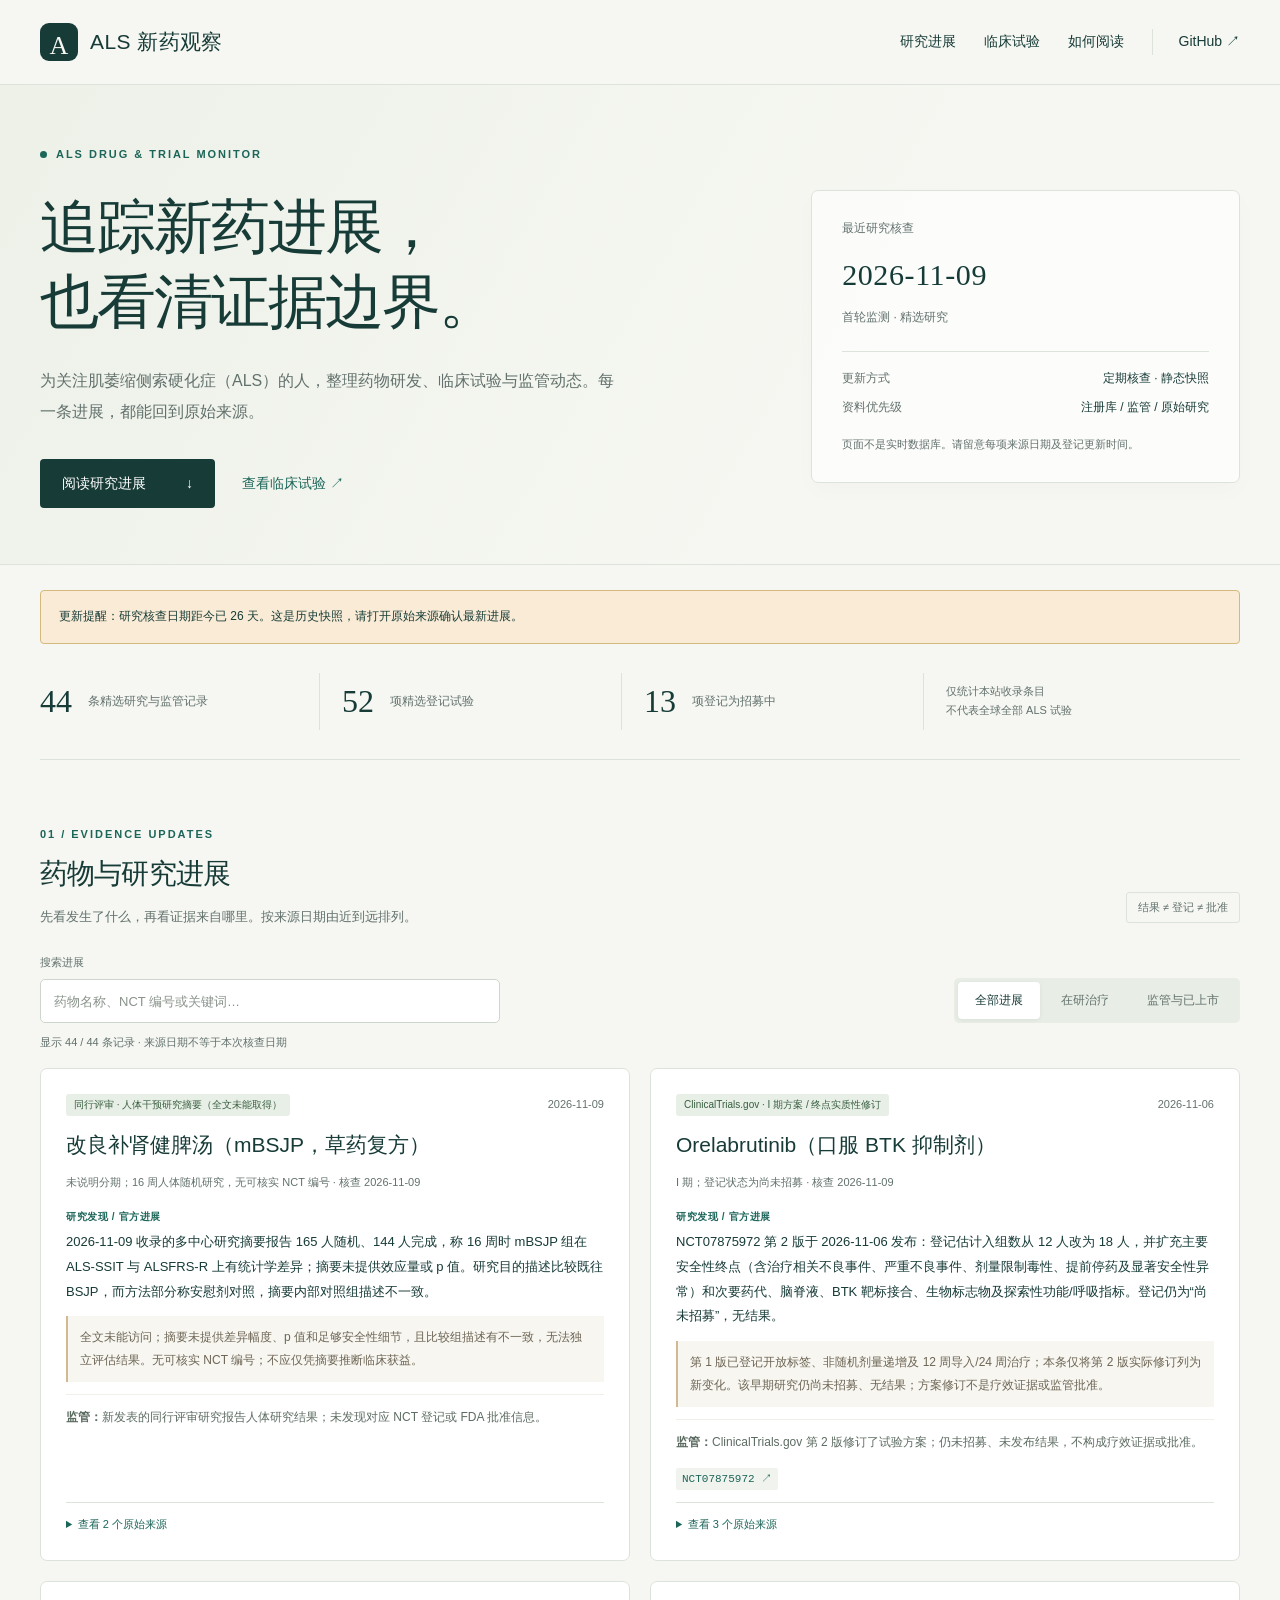
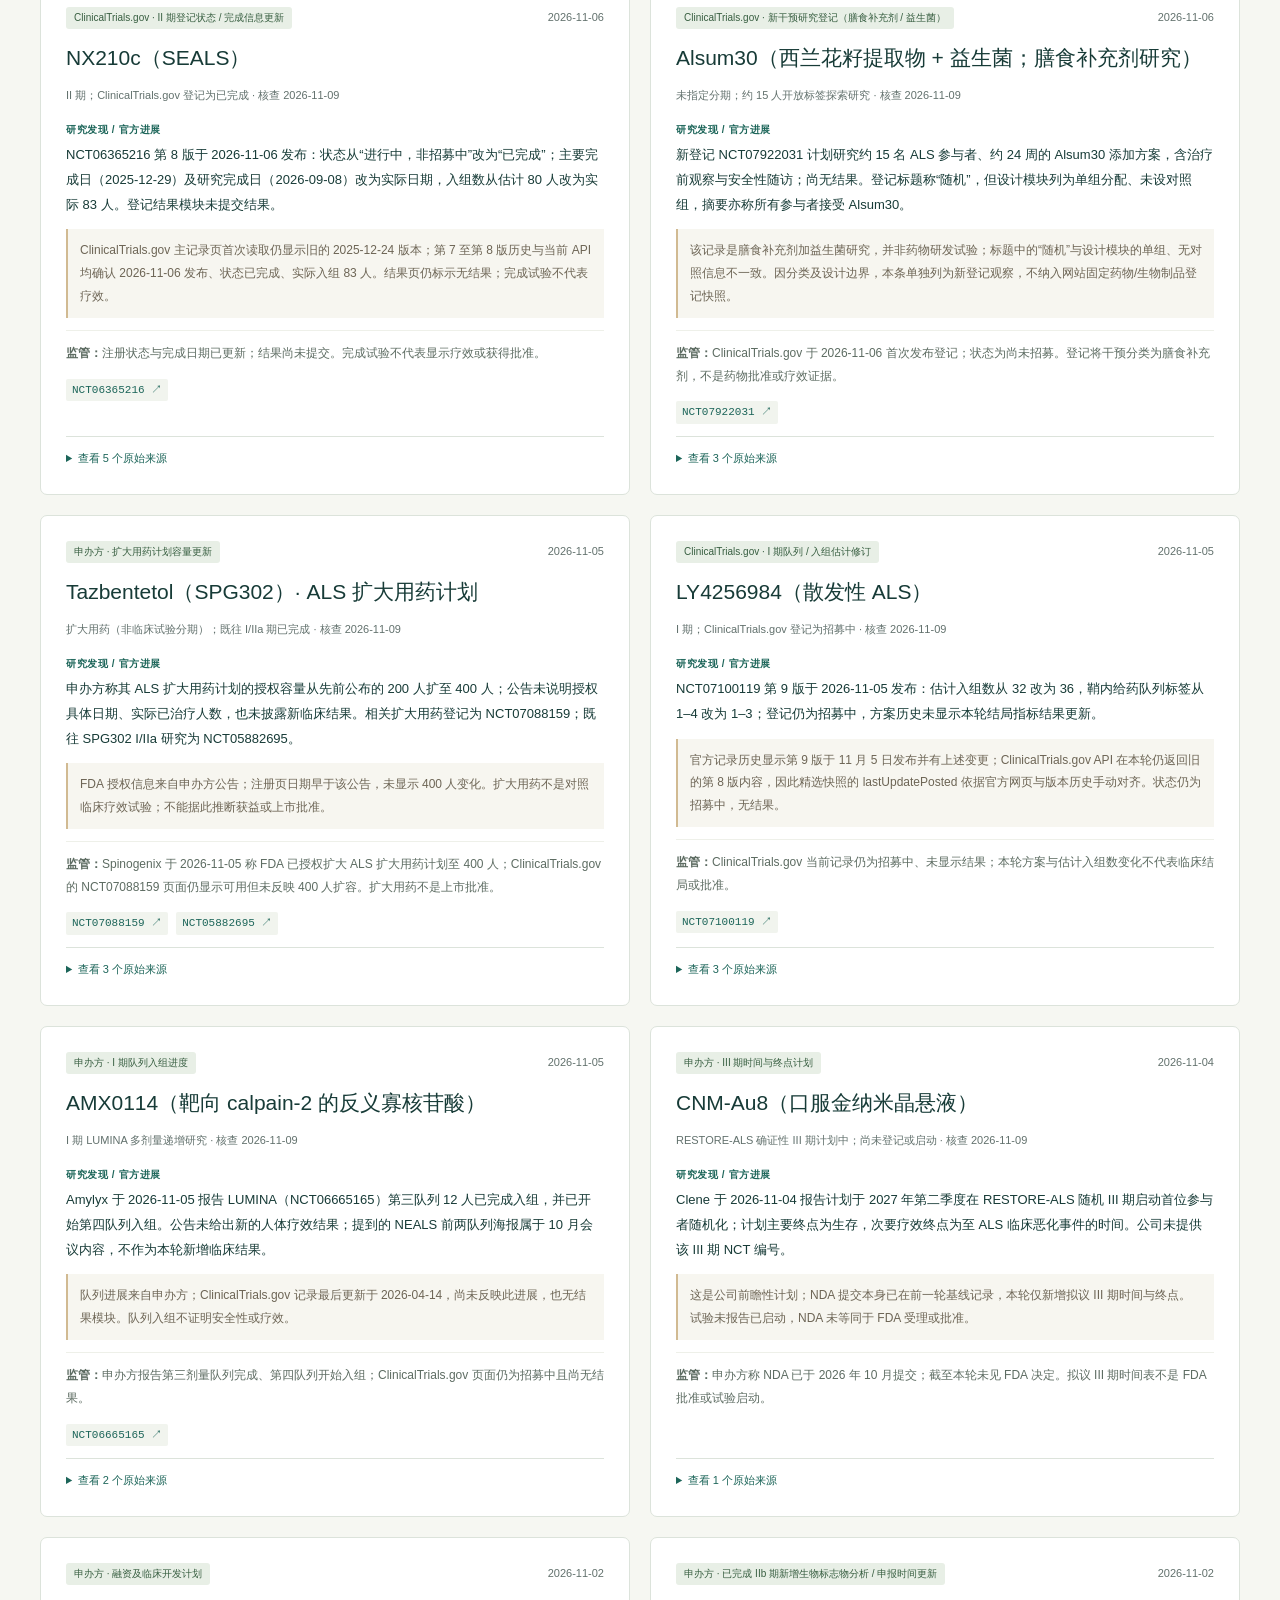
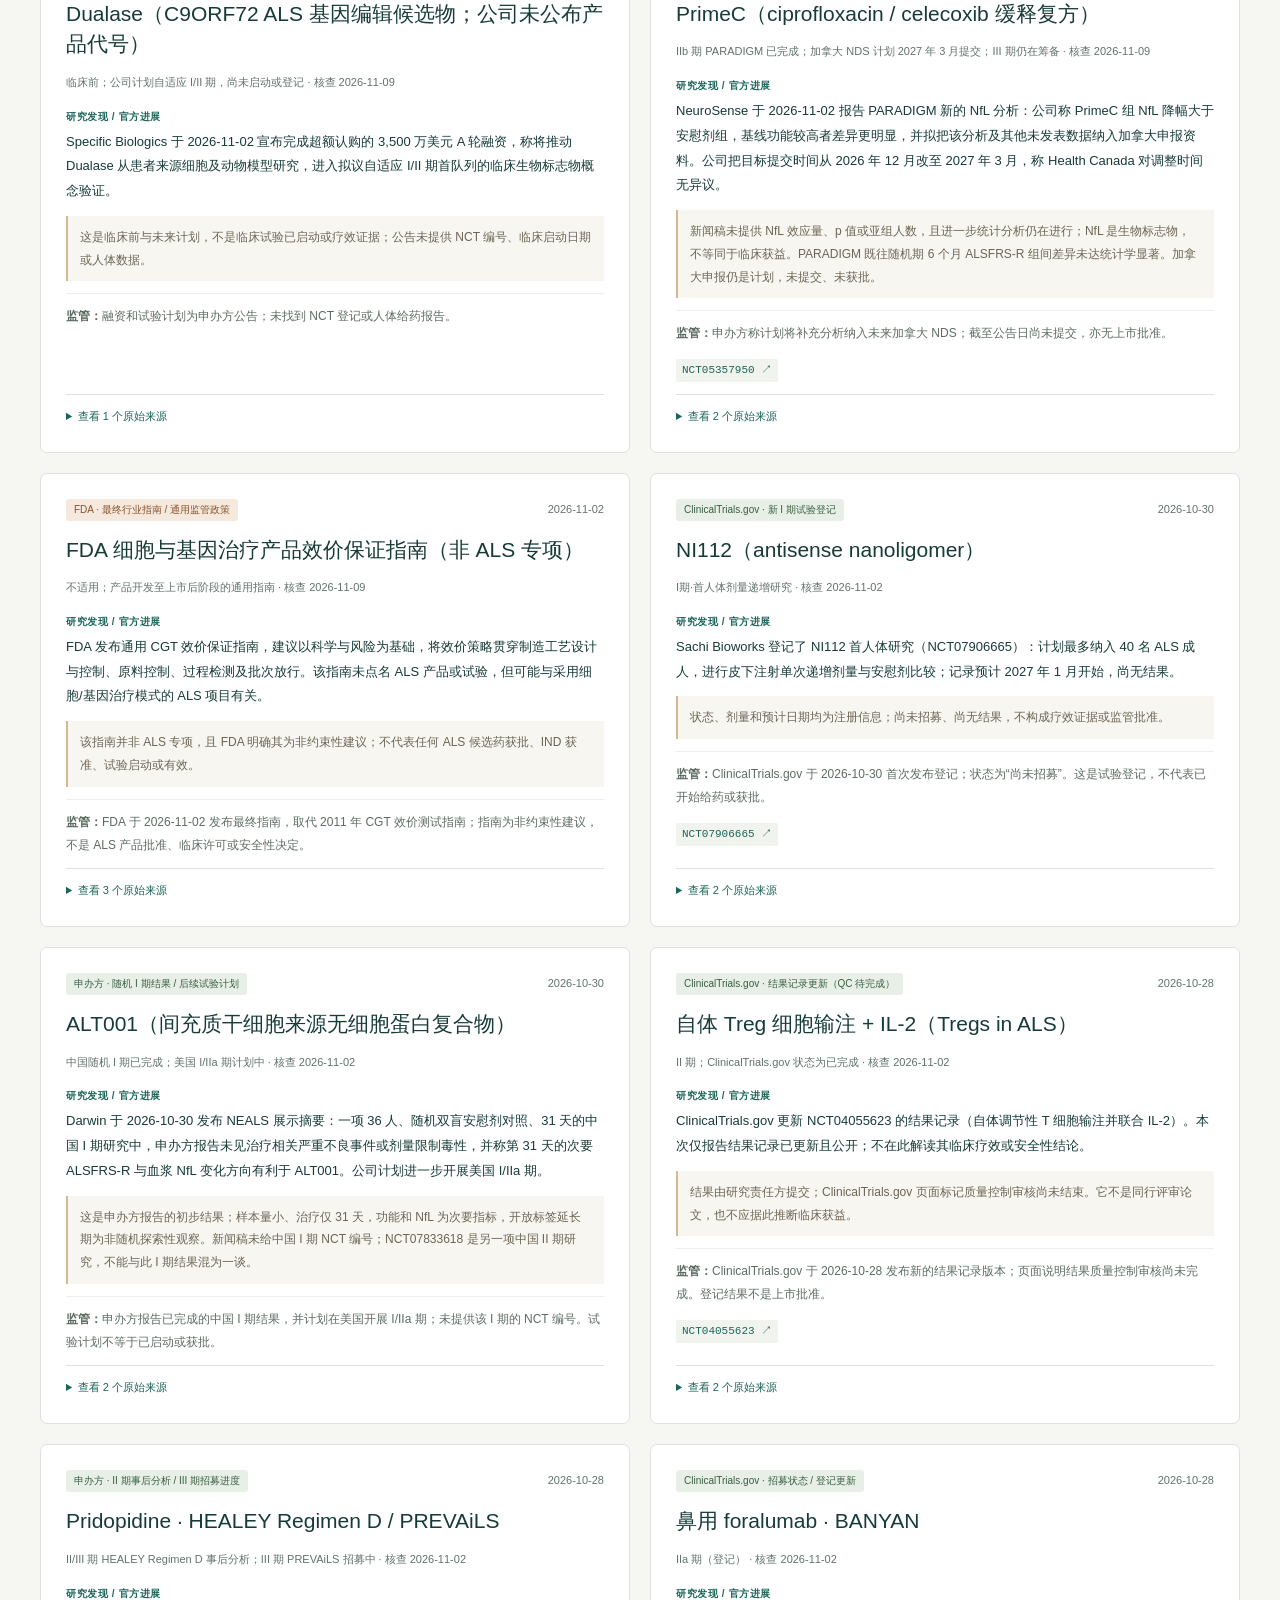
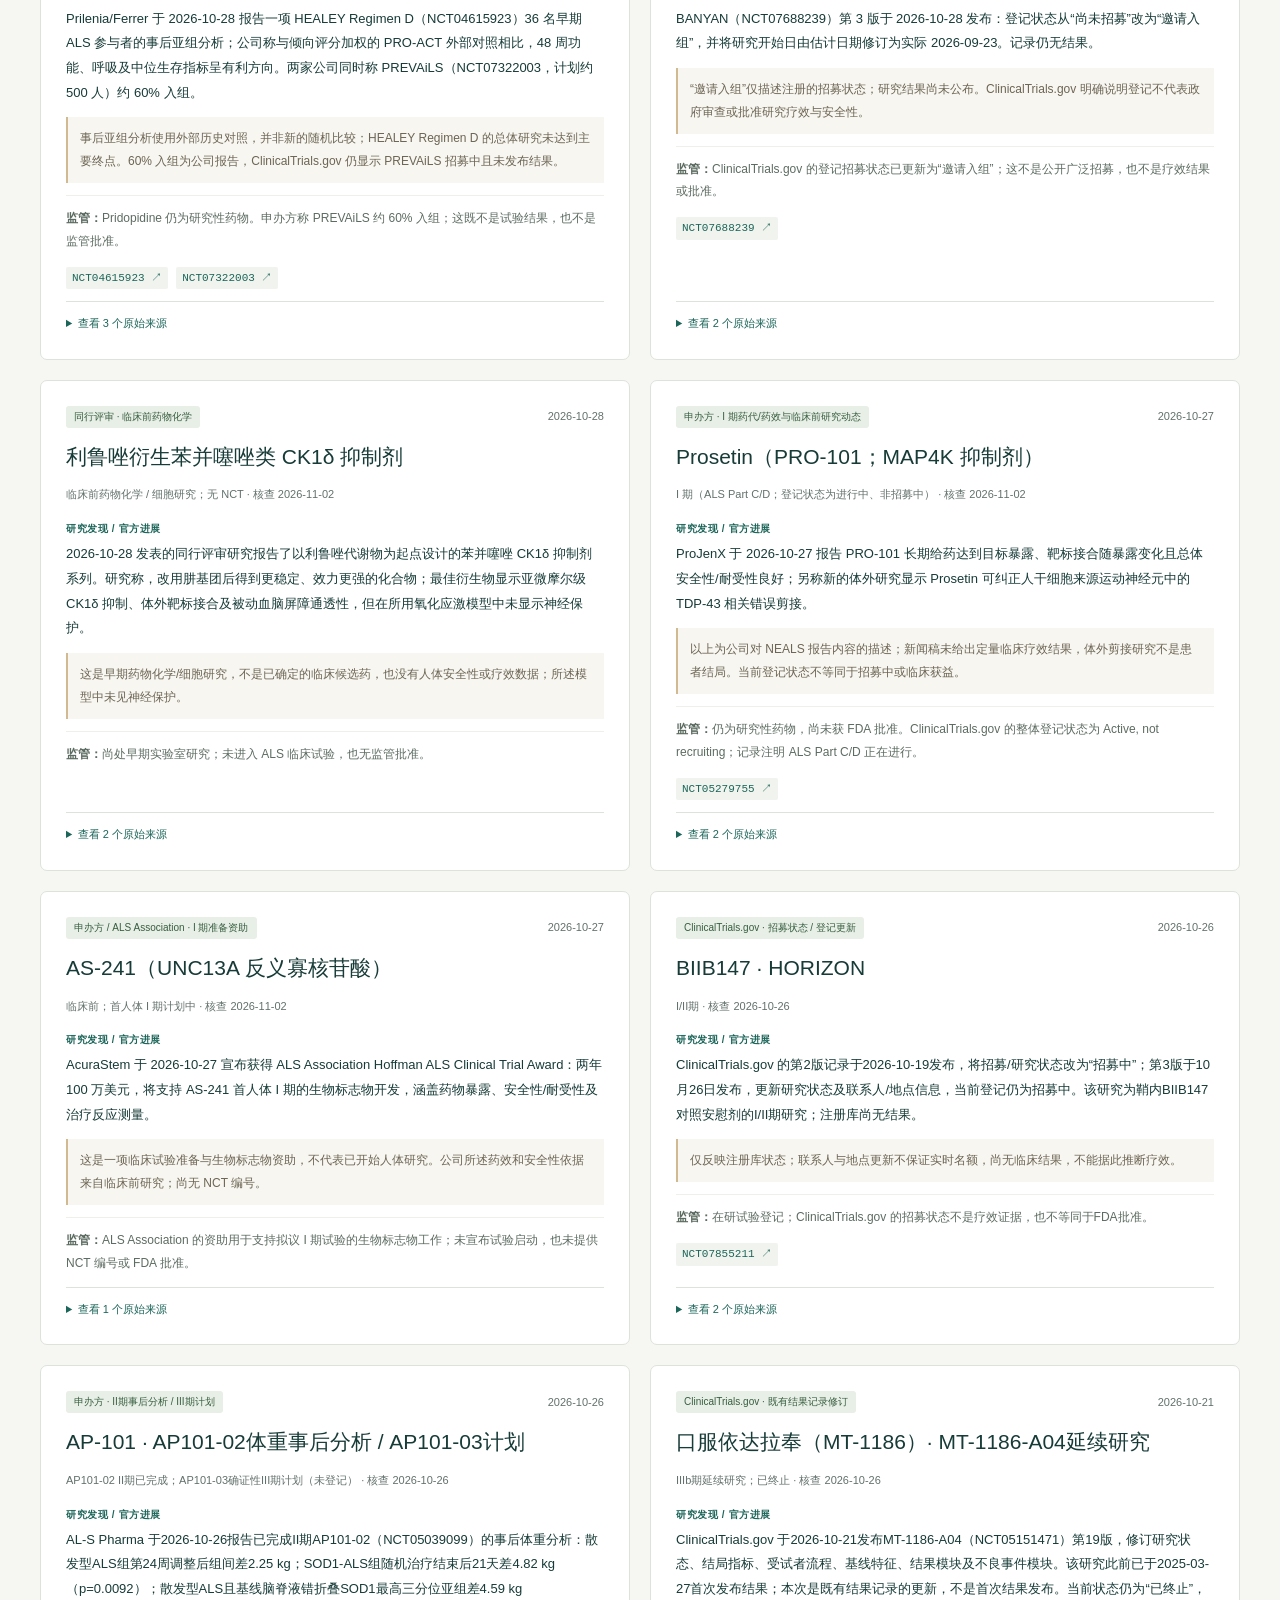
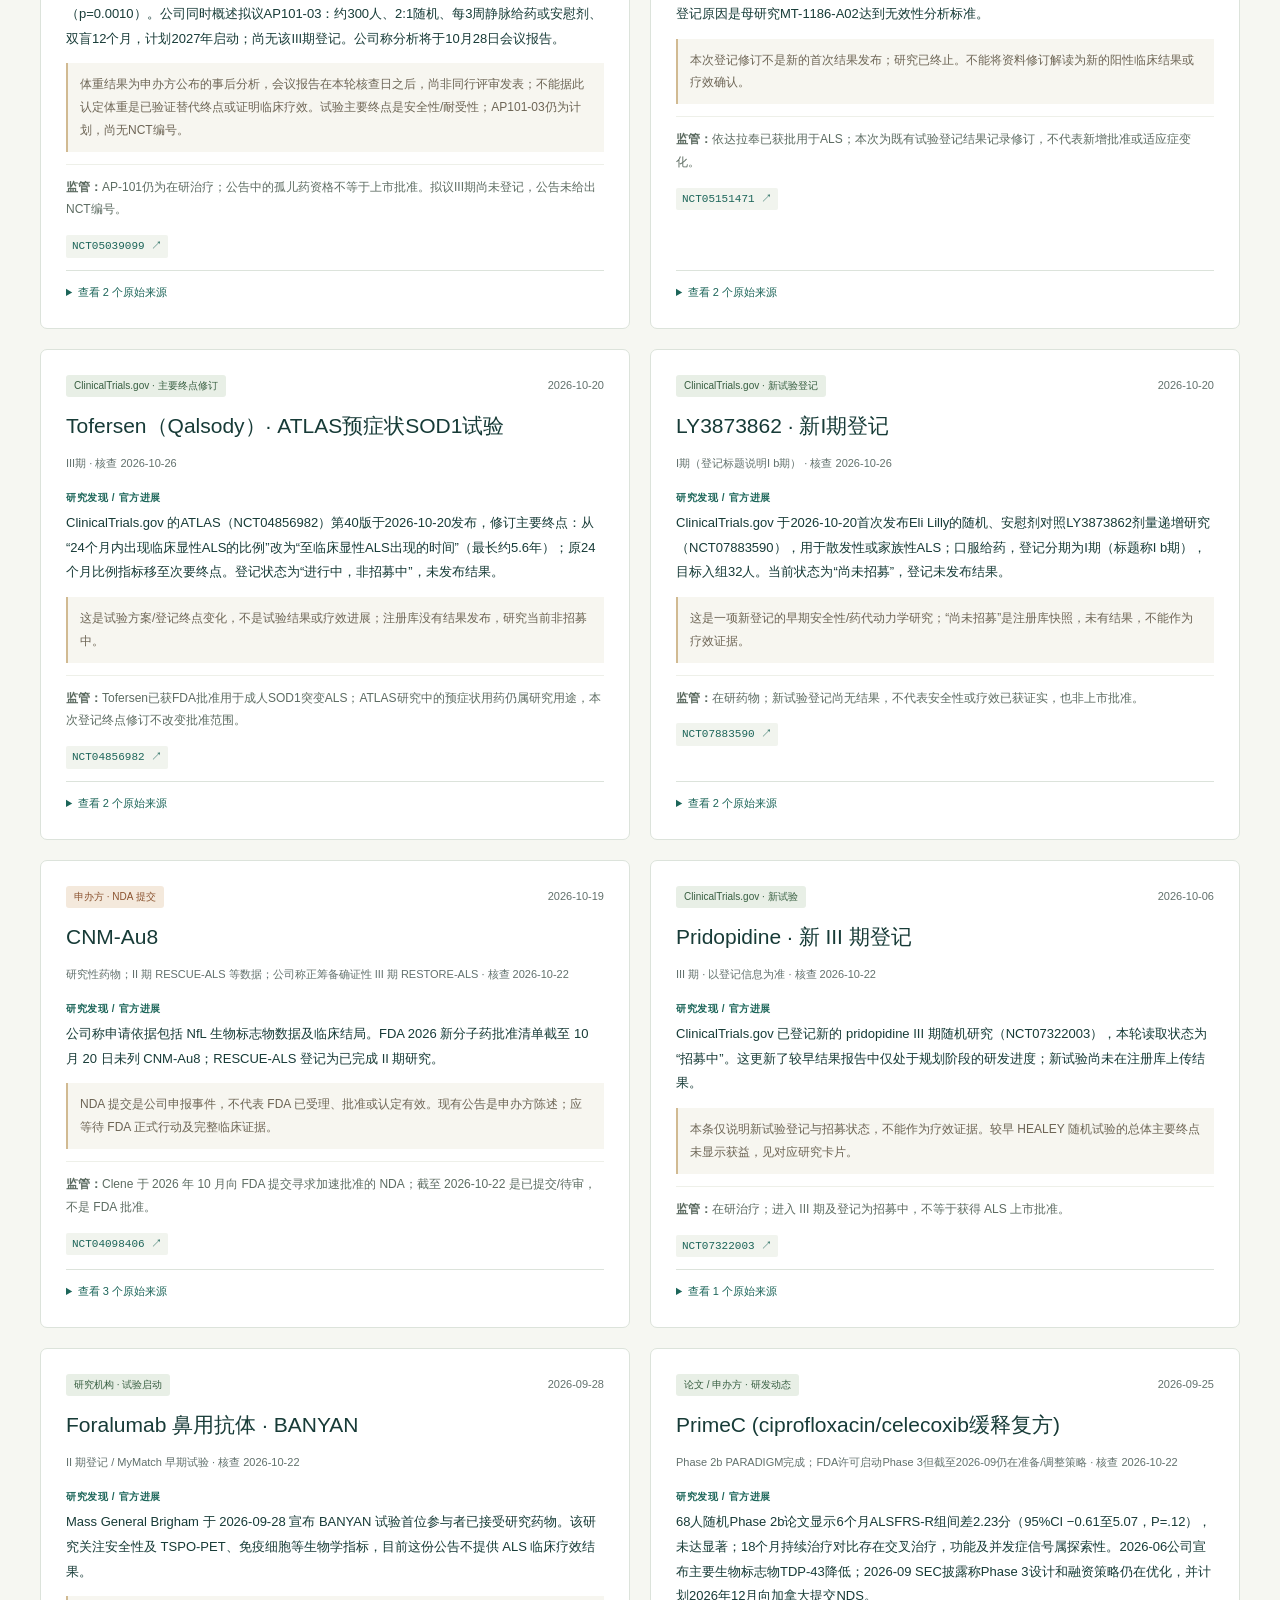
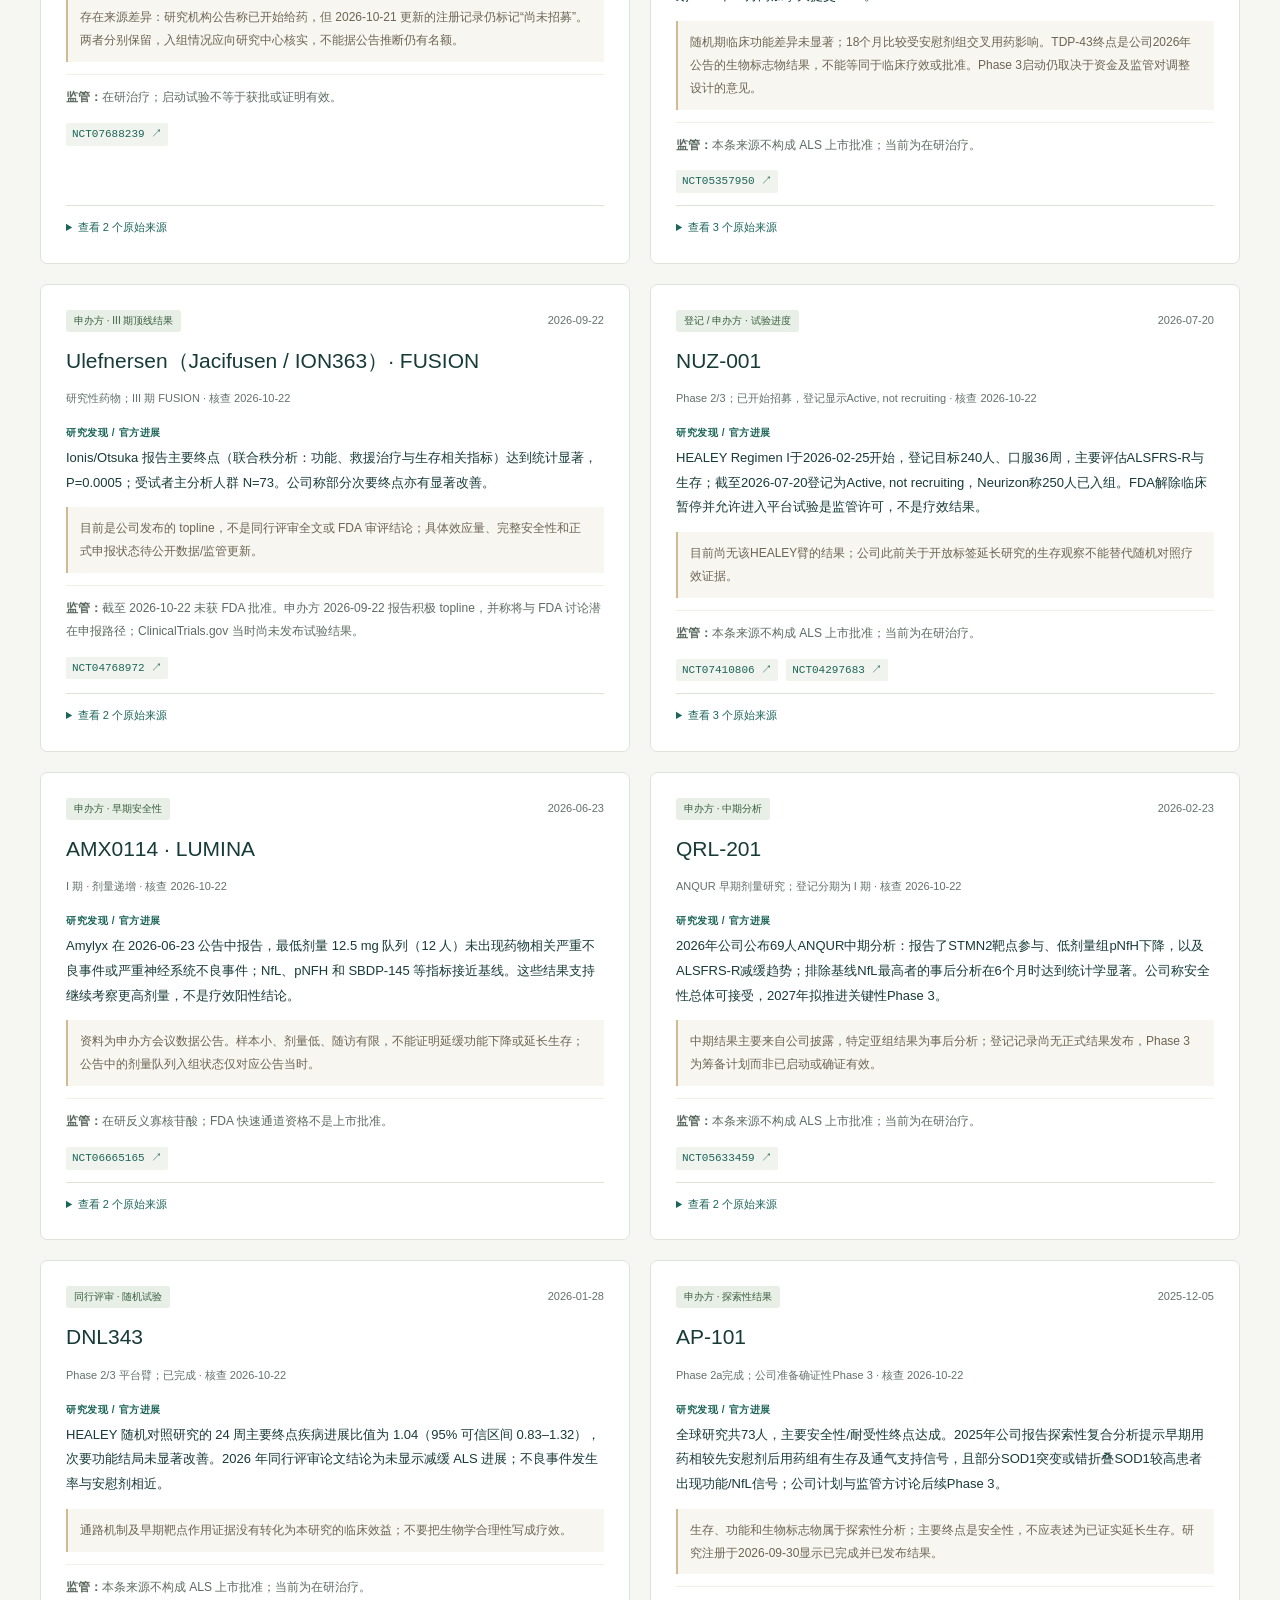
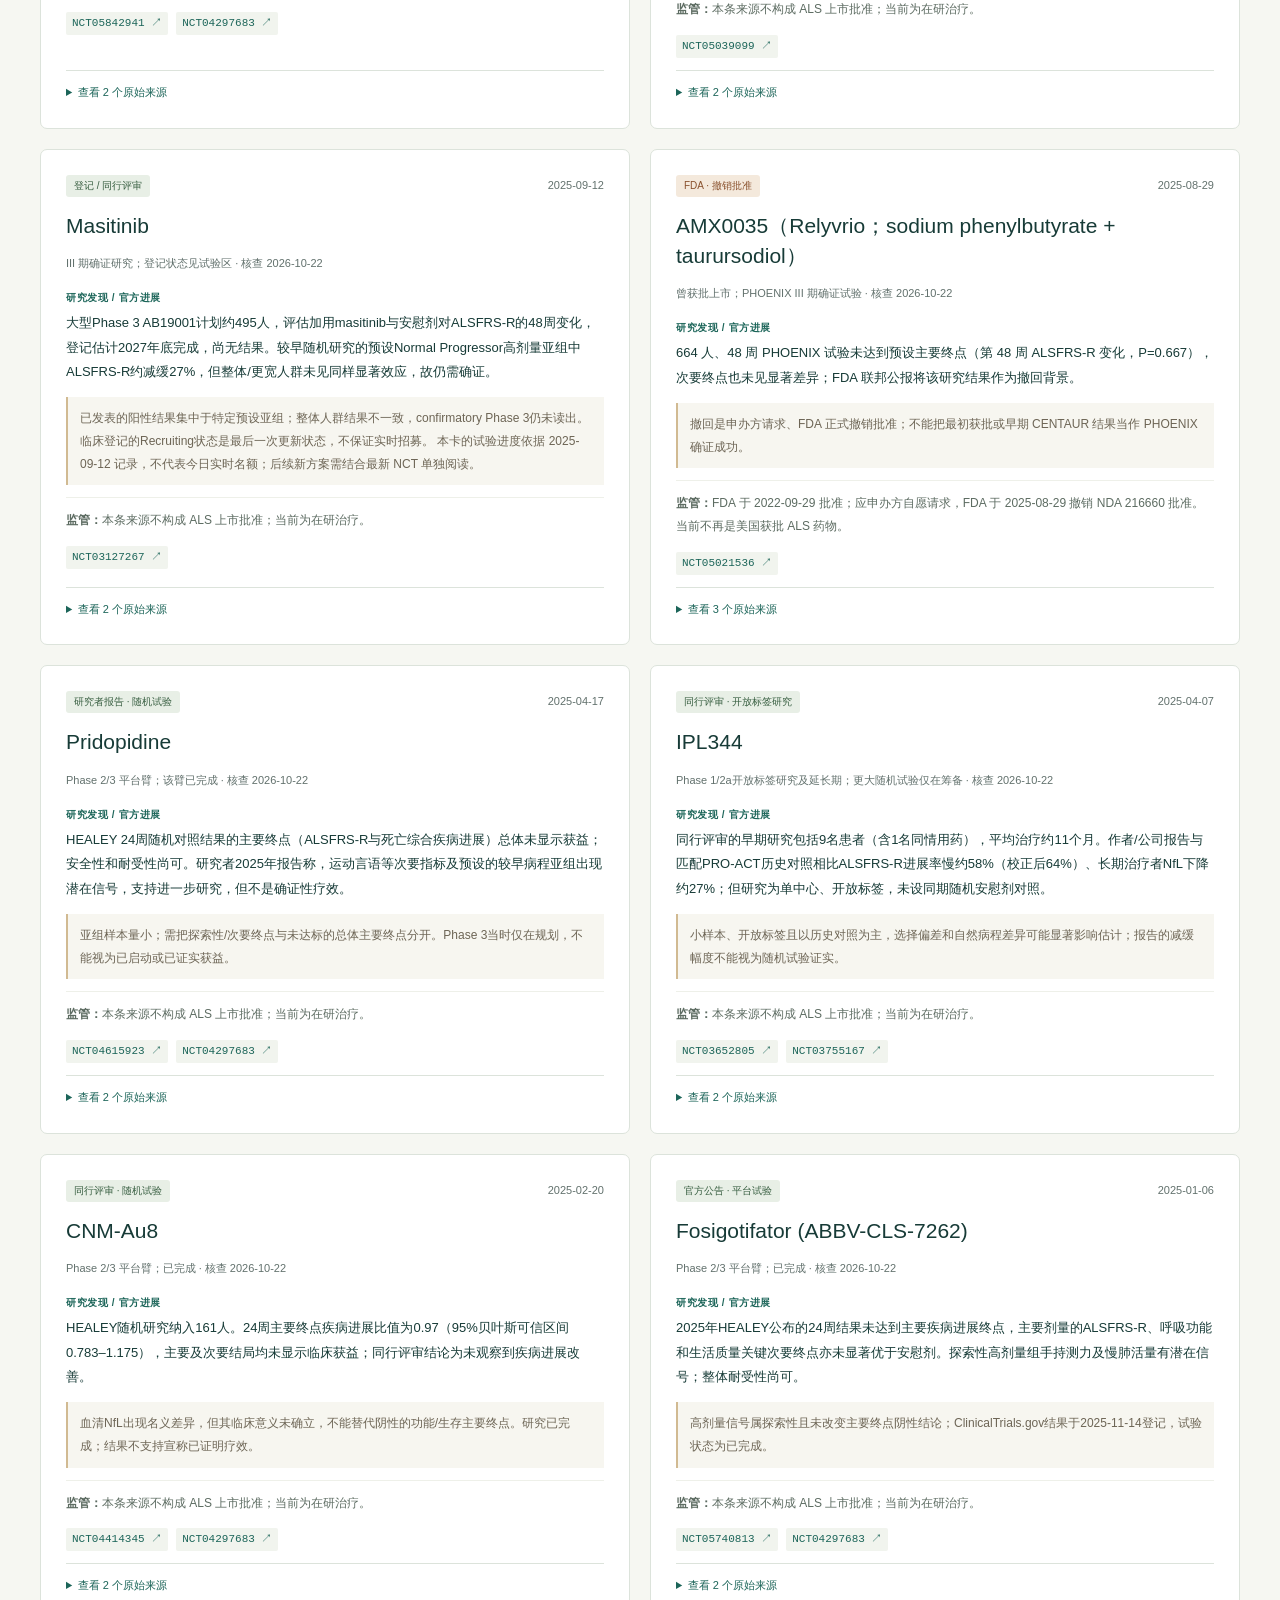
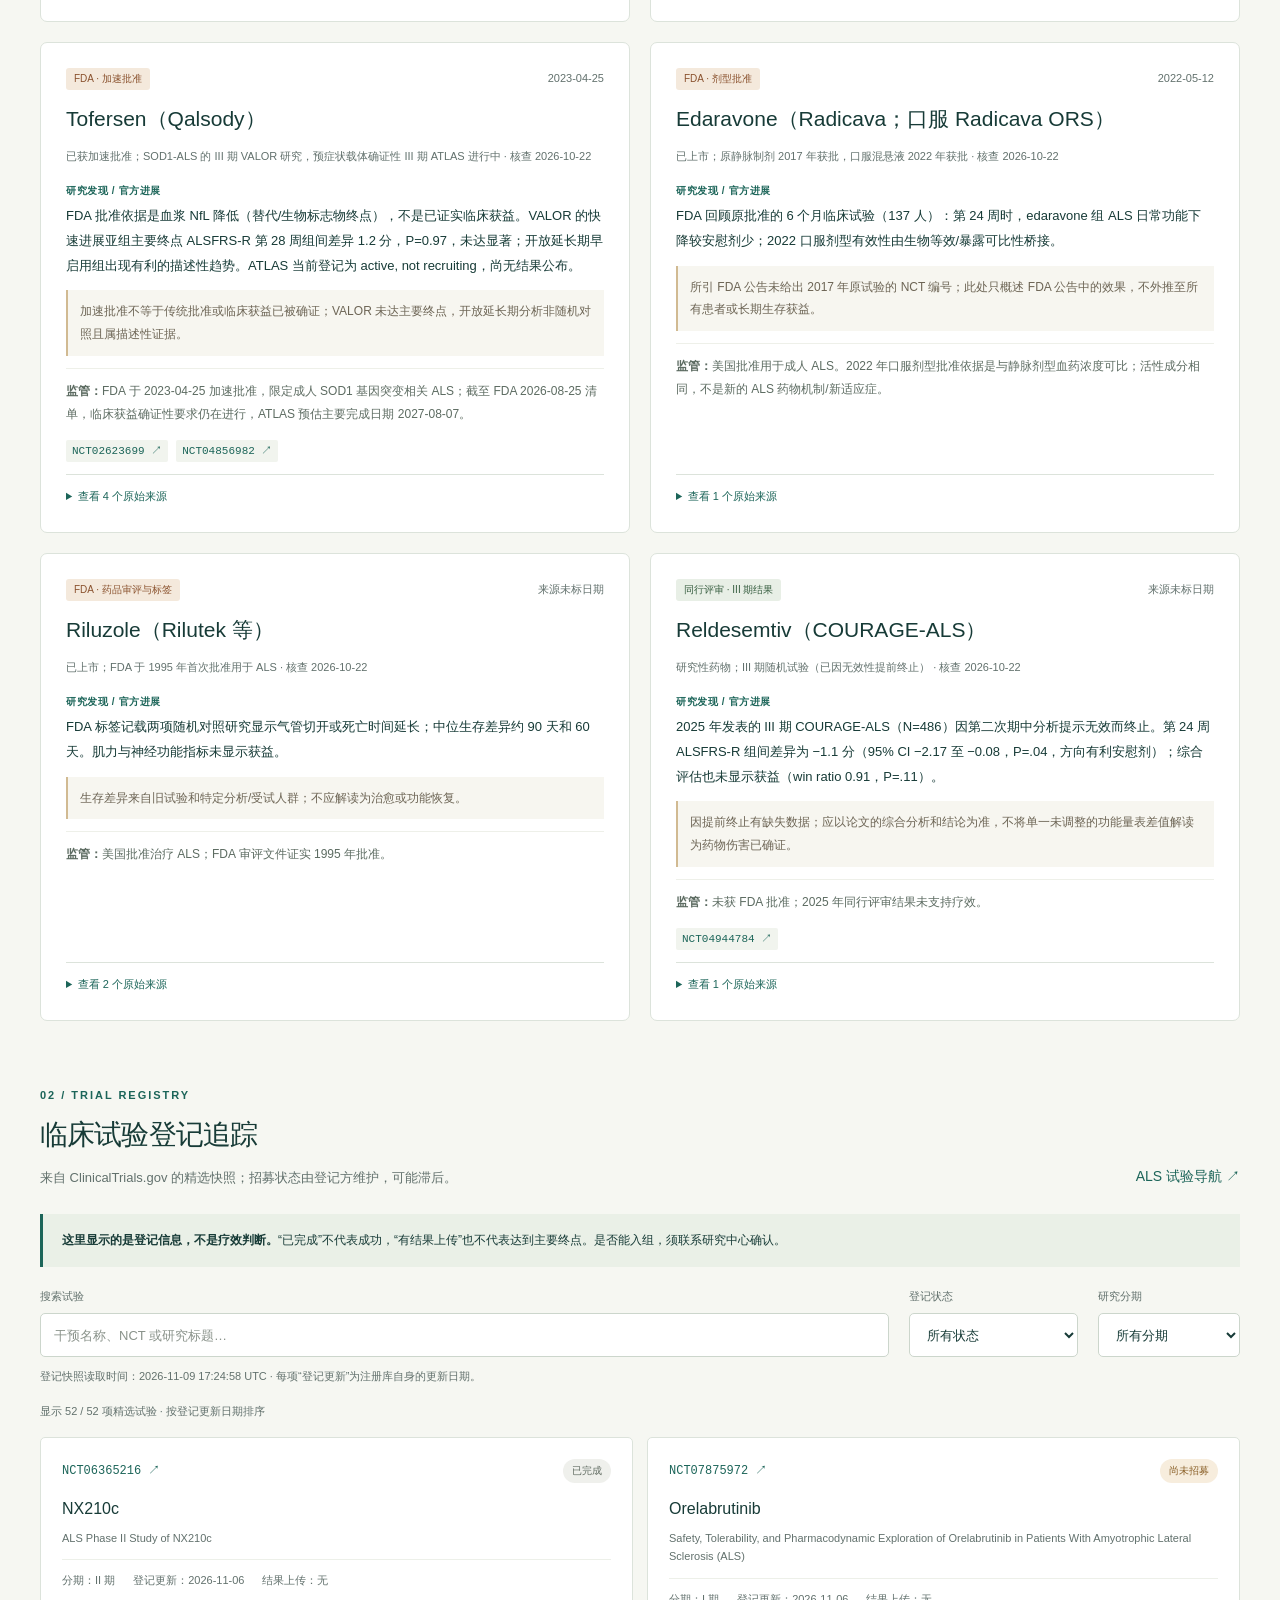
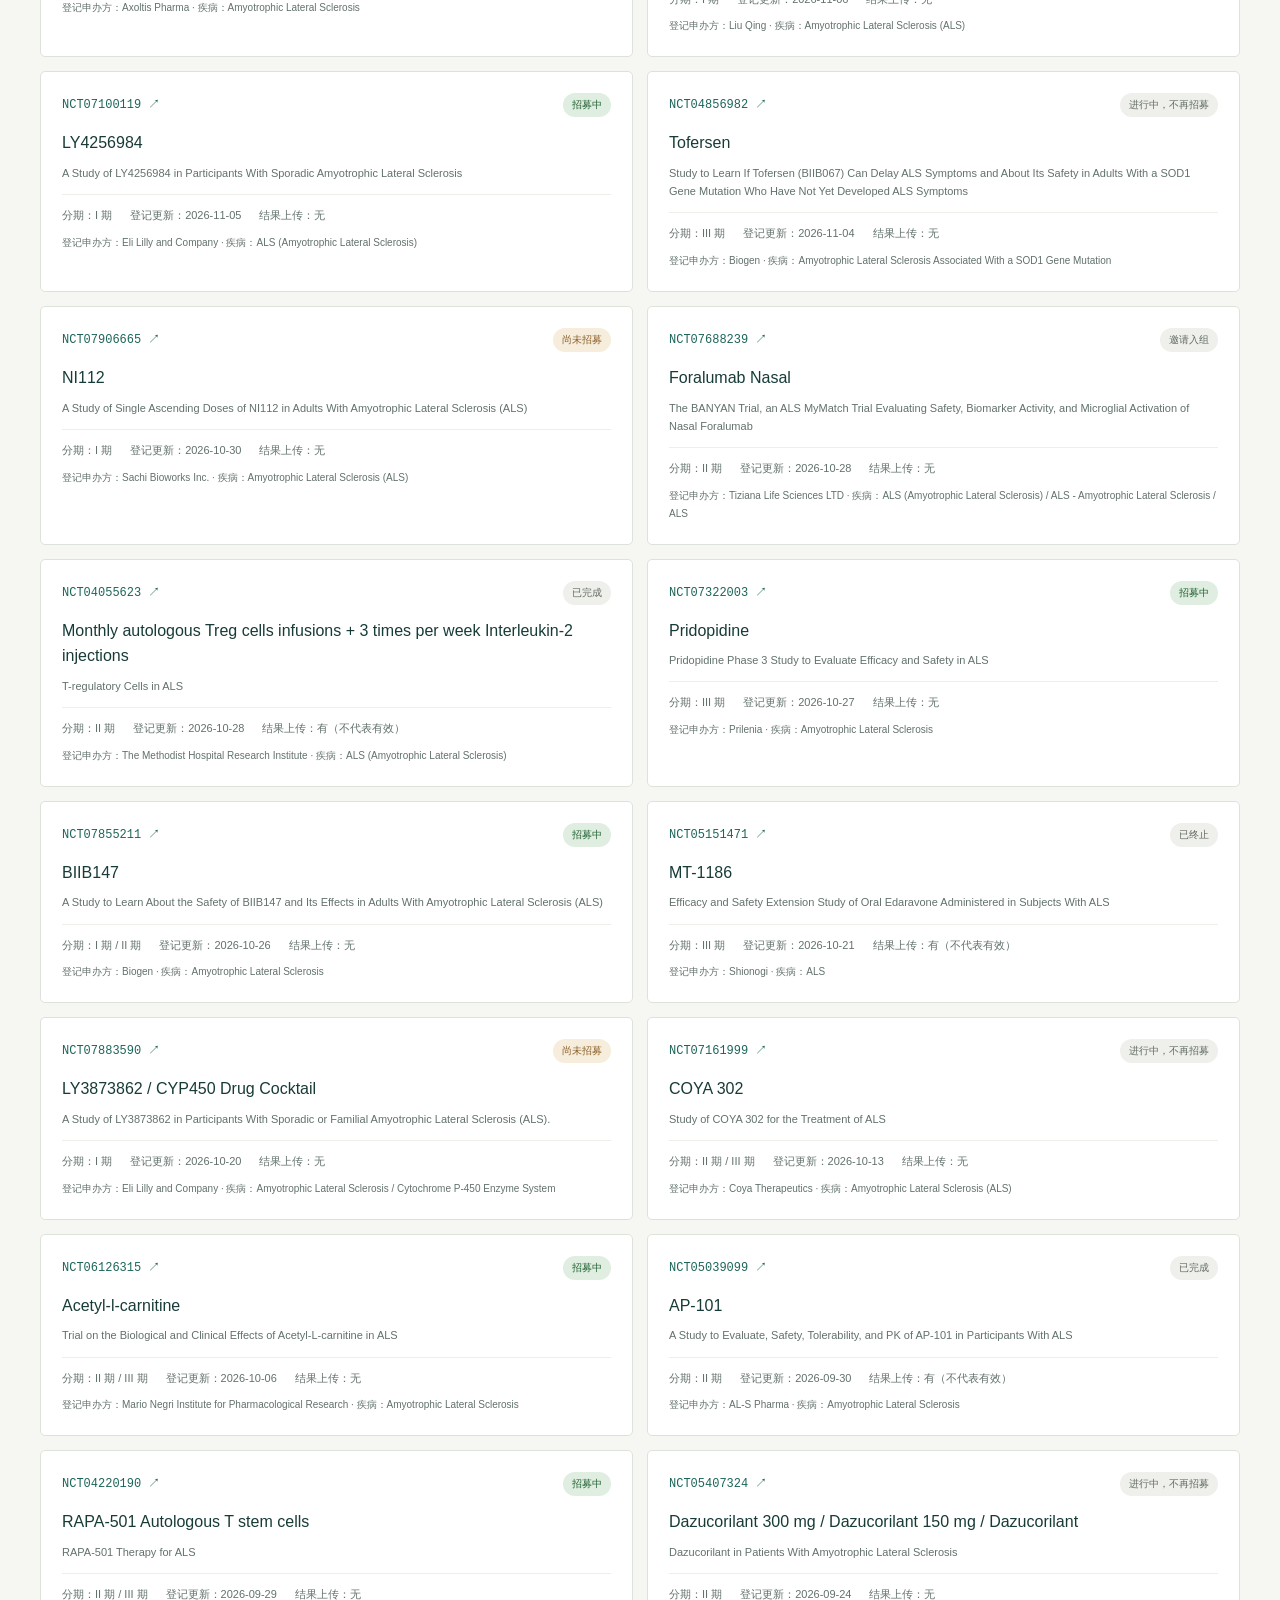
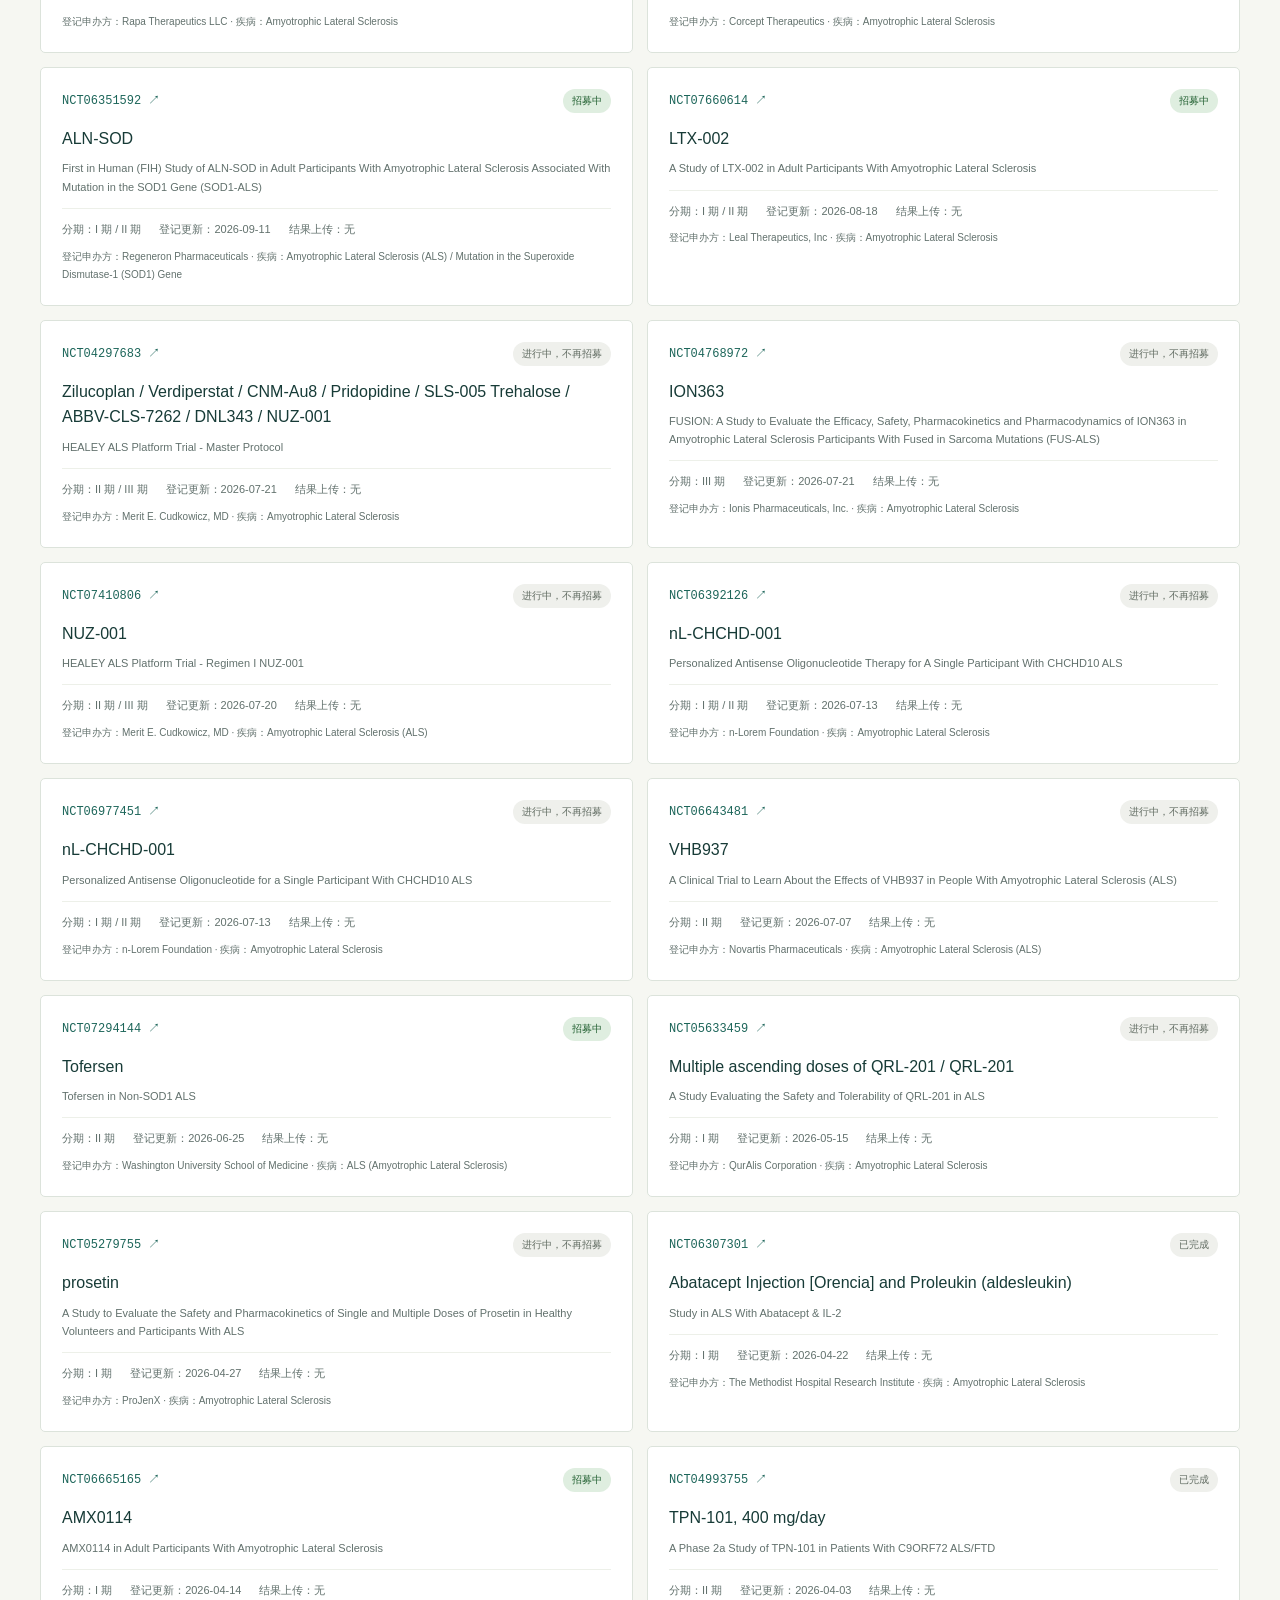
<file: index.html>
<!doctype html>
<html lang="zh-CN">
<head>
<meta charset="utf-8"><meta name="viewport" content="width=device-width,initial-scale=1">
<meta name="description" content="ALS 新药与临床试验中文研究追踪。独立展示登记状态、研究结果和监管批准，附原始来源及 NCT 编号。">
<meta name="theme-color" content="#133f3b"><title>ALS 新药观察 · 药物与临床试验进展</title>
<link rel="stylesheet" href="styles.css"><script src="app.js" defer></script>
</head>
<body>
<a class="skip" href="#main">跳到正文</a>
<header class="topbar"><div class="shell nav"><a class="brand" href="./" aria-label="ALS 新药观察首页"><span class="mark">A</span><span>ALS <b>新药观察</b></span></a><nav aria-label="主导航"><a href="#updates">研究进展</a><a href="#trials">临床试验</a><a href="#reading">如何阅读</a><a class="github" href="https://github.com/yoeyvol/als-drug-monitor" target="_blank" rel="noopener noreferrer">GitHub ↗</a></nav></div></header>
<main id="main">
<section class="hero"><div class="shell"><div class="eyebrow"><span class="dot"></span> ALS DRUG & TRIAL MONITOR</div><div class="hero-layout"><div><h1>追踪新药进展，<br>也看清证据边界。</h1><p class="lead">为关注肌萎缩侧索硬化症（ALS）的人，整理药物研发、临床试验与监管动态。每一条进展，都能回到原始来源。</p><div class="hero-links"><a class="primary" href="#updates">阅读研究进展 <span>↓</span></a><a class="text-link" href="#trials">查看临床试验 ↗</a></div></div><aside class="edition"><div class="small-label">最近研究核查</div><strong id="updated">正在读取</strong><p id="edition-note">首轮监测 · 精选研究</p><div class="edition-line"></div><div class="meta-pair"><span>更新方式</span><b>定期核查 · 静态快照</b></div><div class="meta-pair"><span>资料优先级</span><b>注册库 / 监管 / 原始研究</b></div><p class="edition-foot">页面不是实时数据库。请留意每项来源日期及登记更新时间。</p></aside></div></div></section>
<div class="shell"><div id="freshness" class="notice" hidden></div><div class="stats" aria-label="本站收录统计"><div><strong id="count-updates">—</strong><span>条精选研究与监管记录</span></div><div><strong id="count-trials">—</strong><span>项精选登记试验</span></div><div><strong id="count-recruiting">—</strong><span>项登记为招募中</span></div><p>仅统计本站收录条目<br>不代表全球全部 ALS 试验</p></div>
<section id="updates" class="section"><div class="section-heading"><div><div class="eyebrow">01 / EVIDENCE UPDATES</div><h2>药物与研究进展</h2><p>先看发生了什么，再看证据来自哪里。按来源日期由近到远排列。</p></div><span class="outline-label">结果 ≠ 登记 ≠ 批准</span></div><div class="controls"><label class="search-label"><span>搜索进展</span><input id="update-search" type="search" placeholder="药物名称、NCT 编号或关键词…"></label><fieldset class="segments"><legend class="sr-only">进展类别</legend><button type="button" data-category="all" aria-pressed="true">全部进展</button><button type="button" data-category="pipeline" aria-pressed="false">在研治疗</button><button type="button" data-category="regulatory" aria-pressed="false">监管与已上市</button></fieldset></div><p id="update-count" class="result-count" aria-live="polite"></p><div id="update-list" class="cards"><p>正在读取研究进展…</p></div></section>
<section id="trials" class="section"><div class="section-heading"><div><div class="eyebrow">02 / TRIAL REGISTRY</div><h2>临床试验登记追踪</h2><p>来自 ClinicalTrials.gov 的精选快照；招募状态由登记方维护，可能滞后。</p></div><a class="text-link" href="https://www.als.net/als-trial-navigator/" target="_blank" rel="noopener noreferrer">ALS 试验导航 ↗</a></div><div class="registry-note"><strong>这里显示的是登记信息，不是疗效判断。</strong>“已完成”不代表成功，“有结果上传”也不代表达到主要终点。是否能入组，须联系研究中心确认。</div><div class="controls trial-controls"><label class="search-label"><span>搜索试验</span><input id="trial-search" type="search" placeholder="干预名称、NCT 或研究标题…"></label><label><span>登记状态</span><select id="status-filter"><option value="all">所有状态</option><option value="RECRUITING">招募中</option><option value="NOT_YET_RECRUITING">尚未招募</option><option value="ACTIVE_NOT_RECRUITING">进行中，不再招募</option><option value="COMPLETED">已完成</option><option value="TERMINATED">已终止</option><option value="other">其他状态</option></select></label><label><span>研究分期</span><select id="phase-filter"><option value="all">所有分期</option><option value="PHASE1">I 期 / I–II 期</option><option value="PHASE2">II 期 / II–III 期</option><option value="PHASE3">III 期</option><option value="PHASE4">IV 期</option><option value="other">其他 / 不适用</option></select></label></div><p id="registry-date" class="result-count"></p><p id="trial-count" class="result-count" aria-live="polite"></p><div id="trial-list" class="trial-list"><p>正在读取试验快照…</p></div></section>
<section id="reading" class="section"><div class="eyebrow">03 / READ WITH CONTEXT</div><h2>理解进展，不跳过限制</h2><div class="guide-grid"><article><span>01</span><h3>试验分期只是研发阶段</h3><p>I 期通常侧重安全性与剂量，II 期探索疗效，III 期进一步确认获益与风险。分期本身不能证明药物有效。</p></article><article><span>02</span><h3>研究结果要看比较方式</h3><p>随机对照、开放标签随访、历史对照和亚组分析的可信程度不同。生物标志物改善不等于功能或生存获益已获证实。</p></article><article><span>03</span><h3>批准有地区与适用范围</h3><p>快速通道或孤儿药资格不是上市批准。美国 FDA 的结论不等于其他地区批准；基因亚型治疗也不能直接推广到所有 ALS。</p></article></div></section>
<section class="sources-section"><h2>数据与更新</h2><p id="coverage-note">本站精选重要药物与部分试验，不是完整药物目录或全球试验清单。</p><p>登记数据与人工核查的研究结论分开保存。更新时保留原始链接，不把新闻稿当成同行评审论文；若没有新的可靠信息，保留原结论并注明核查时间。</p><div class="source-links"><a href="data/updates.json">研究进展 JSON ↗</a><a href="data/trials.json">试验登记 JSON ↗</a><a href="data/changelog.json">更新记录 JSON ↗</a><a href="https://clinicaltrials.gov/" target="_blank" rel="noopener noreferrer">ClinicalTrials.gov ↗</a><a href="https://www.fda.gov/" target="_blank" rel="noopener noreferrer">FDA ↗</a></div></section>
<aside class="disclaimer"><strong>研究追踪，不是医疗建议。</strong><p>本站不推荐用药、不判断个人入组资格，也不替代医生诊疗。请勿据此开始、停用或更改治疗。试验可能有风险，信息可能更新滞后，请与 ALS 专科医生及研究中心核实。</p></aside>
</div></main>
<footer><div class="shell footer-inner"><span>ALS 新药观察 <small>· 开放来源，审慎解读</small></span><a href="https://github.com/yoeyvol/als-drug-monitor">查看代码与版本记录 ↗</a></div></footer><noscript><p class="shell">此页面需要 JavaScript 展示筛选内容；也可直接查看 <a href="data/updates.json">研究数据</a> 与 <a href="data/trials.json">试验数据</a>。</p></noscript>
</body></html>
</file>
<file: styles.css>
:root{--ink:#173b37;--muted:#62716d;--paper:#f6f7f2;--white:#fff;--line:#dce3db;--teal:#1c6559;--mint:#e8efe6;--orange:#b5522b;--serif:Georgia,'Noto Serif SC','Songti SC',serif;--sans:Inter,-apple-system,BlinkMacSystemFont,'Segoe UI','PingFang SC','Microsoft YaHei',sans-serif}*{box-sizing:border-box}html{scroll-behavior:smooth;scroll-padding-top:90px}body{margin:0;background:var(--paper);color:var(--ink);font:15px/1.8 var(--sans)}a{color:var(--teal);text-underline-offset:4px}button,input,select{font:inherit}button,a,input,select{touch-action:manipulation}a:focus-visible,button:focus-visible,input:focus-visible,select:focus-visible{outline:3px solid #c58d42;outline-offset:3px}.shell{width:min(1200px,calc(100% - 80px));margin:auto}.topbar{background:#f6f7f2f5;border-bottom:1px solid var(--line);position:sticky;top:0;z-index:10;backdrop-filter:blur(12px)}.nav{height:84px;display:flex;align-items:center;justify-content:space-between;gap:20px}.brand{display:flex;align-items:center;gap:12px;color:var(--ink);font-size:21px;text-decoration:none;letter-spacing:.02em}.brand b{font-weight:500}.mark{display:grid;place-items:center;background:var(--ink);color:var(--paper);width:38px;height:38px;border-radius:9px;font-family:var(--serif);font-size:26px}.nav nav{display:flex;align-items:center;gap:28px;font-size:14px}.nav nav a{text-decoration:none;color:var(--ink)}.nav .github{border-left:1px solid var(--line);padding-left:26px}.hero{background:linear-gradient(120deg,#edf1e8 0%,#f6f7f2 66%);border-bottom:1px solid var(--line);padding:60px 0 56px}.eyebrow{font-size:11px;letter-spacing:.18em;font-weight:700;display:flex;align-items:center;gap:9px;color:var(--teal)}.dot{width:7px;height:7px;border-radius:50%;background:var(--teal)}.hero-layout{display:grid;grid-template-columns:1.6fr 1fr;gap:85px;align-items:center}h1{font-family:var(--serif);font-weight:500;letter-spacing:-.035em;line-height:1.28;font-size:clamp(36px,4.6vw,59px);margin:25px 0 24px}.lead{max-width:590px;font-size:16px;color:var(--muted);line-height:1.95;margin:0}.hero-links{margin-top:32px;display:flex;gap:27px;align-items:center}.primary{display:flex;gap:40px;padding:12px 22px;color:white;background:var(--ink);border-radius:4px;text-decoration:none;font-size:14px}.text-link{font-size:14px;text-decoration:none}.edition{background:#ffffffa6;padding:27px 30px;border:1px solid var(--line);border-radius:7px;box-shadow:0 8px 24px #183c3305}.small-label{font-size:12px;color:var(--muted)}.edition strong{display:block;font-size:30px;font-family:var(--serif);letter-spacing:.02em;margin-top:8px;font-weight:400}.edition>p{color:var(--muted);font-size:12px;margin:5px 0 0}.edition-line{border-bottom:1px solid var(--line);margin:22px 0 16px}.meta-pair{display:flex;justify-content:space-between;gap:10px;font-size:12px;margin:8px 0}.meta-pair span{color:var(--muted)}.meta-pair b{font-weight:500}.edition .edition-foot{font-size:11px;margin-top:16px;line-height:1.8}.stats{display:grid;grid-template-columns:1fr 1fr 1fr 1.05fr;border-bottom:1px solid var(--line);padding:29px 0;gap:22px}.stats>div{display:flex;align-items:center;gap:16px;border-right:1px solid var(--line)}.stats strong{font-size:32px;font-family:var(--serif);font-weight:400}.stats span{font-size:12px;color:var(--muted)}.stats p{font-size:11px;color:var(--muted);margin:0;align-self:center}.section{padding-top:65px}.section-heading{display:flex;justify-content:space-between;align-items:end;gap:20px;margin-bottom:25px}h2{font-size:28px;font-weight:500;line-height:1.5;letter-spacing:-.03em;margin:8px 0 10px}.section-heading p{color:var(--muted);font-size:13px;margin:0}.outline-label{white-space:nowrap;font-size:11px;color:var(--muted);border:1px solid var(--line);padding:5px 11px;border-radius:3px;margin-bottom:5px}.controls{display:flex;justify-content:space-between;gap:20px;align-items:end;margin:20px 0 8px}.controls label{display:flex;flex-direction:column;gap:6px;font-size:11px;color:var(--muted)}.search-label{flex:1;max-width:460px}input,select{color:var(--ink);background:white;border:1px solid #ccd6cc;border-radius:5px;height:44px;padding:10px 13px;font-size:13px;min-width:0}input::placeholder{color:#8a938b}select{padding-right:30px}.segments{border:0;margin:0;padding:4px;display:flex;background:#e8ede5;border-radius:5px;gap:4px}.segments button{padding:8px 17px;border:0;background:transparent;border-radius:4px;font-size:12px;color:var(--muted);cursor:pointer}.segments button[aria-pressed=true]{background:white;color:var(--ink);box-shadow:0 1px 4px #16393210}.result-count{font-size:11px;color:var(--muted);margin:10px 0 15px}.cards{display:grid;grid-template-columns:repeat(2,minmax(0,1fr));gap:20px}.card{background:white;border:1px solid var(--line);border-radius:7px;padding:25px;display:flex;flex-direction:column;min-width:0}.card-top{display:flex;align-items:center;justify-content:space-between;gap:12px;margin-bottom:14px}.badge{background:var(--mint);color:#375e40;border-radius:3px;padding:3px 8px;font-size:10px;line-height:1.6;display:inline-block}.badge.reg{background:#f4e9dc;color:#8a522e}.card time{font-size:11px;color:var(--muted)}.card h3{font-size:21px;font-weight:500;line-height:1.45;margin:0 0 12px;overflow-wrap:anywhere}.card .phase{font-size:11px;color:var(--muted);margin:0 0 15px}.card p{font-size:13px;line-height:1.9;margin:0 0 12px}.card .fact-label{font-size:10px;font-weight:700;color:var(--teal);letter-spacing:.06em;margin-bottom:4px}.card .limitation{background:#f7f6f0;border-left:2px solid #d1ba92;padding:10px 12px;color:#6d6555;font-size:12px}.card .approval{font-size:12px;color:#5d6c62;border-top:1px solid #eef0e9;padding-top:11px}.nct-links{display:flex;gap:8px;flex-wrap:wrap;margin:2px 0 12px}.nct-links a{font:11px/1.7 ui-monospace,SFMono-Regular,monospace;text-decoration:none;background:#f1f4ee;padding:2px 6px;border-radius:2px}.sources{border-top:1px solid var(--line);padding-top:12px;margin-top:auto}.sources summary{font-size:11px;cursor:pointer;color:var(--teal)}.sources ul{margin:8px 0 2px;padding-left:18px}.sources li{font-size:11px;line-height:1.9;margin-bottom:5px;overflow-wrap:anywhere}.registry-note{background:#eaf0e7;border-left:3px solid var(--teal);padding:15px 19px;font-size:12px;line-height:1.9}.registry-note strong{font-weight:600}.trial-controls .search-label{max-width:none}.trial-list{display:grid;grid-template-columns:repeat(2,minmax(0,1fr));gap:14px}.trial{border:1px solid var(--line);background:#fff;border-radius:5px;padding:21px;min-width:0}.trial-top{display:flex;justify-content:space-between;gap:10px;align-items:center}.trial-top>a{font:12px/1.5 ui-monospace,monospace;text-decoration:none}.status{font-size:10px;border-radius:12px;padding:3px 9px;background:#eff0ec;color:#606b61;white-space:nowrap}.status.recruiting{background:#dfeee0;color:#236132}.status.pending{background:#f7eddd;color:#8b6129}.trial h3{font-size:16px;font-weight:500;line-height:1.6;margin:13px 0 8px;overflow-wrap:anywhere}.trial-title{font-size:11px;color:var(--muted);line-height:1.65;margin:0 0 12px;overflow-wrap:anywhere}.trial-meta{display:flex;flex-wrap:wrap;gap:6px 18px;border-top:1px solid #edf0e9;padding-top:11px;font-size:11px;color:var(--muted)}.trial .sponsor{margin-top:8px;font-size:10px;color:var(--muted);overflow-wrap:anywhere}.guide-grid{display:grid;grid-template-columns:repeat(3,1fr);gap:30px;margin-top:24px}.guide-grid article{border-top:2px solid var(--ink);padding-top:16px}.guide-grid span{font:12px var(--serif);color:var(--orange)}.guide-grid h3{font-size:16px;font-weight:500;margin:10px 0}.guide-grid p{font-size:12px;color:var(--muted);line-height:2;margin:0}.sources-section{margin-top:45px;padding:25px 0;border-top:1px solid var(--line)}.sources-section h2{font-size:18px}.sources-section p{font-size:12px;color:var(--muted);max-width:900px}.source-links{display:flex;flex-wrap:wrap;gap:8px 24px;font-size:11px}.disclaimer{background:#edece3;border-radius:5px;padding:22px 25px;font-size:12px;margin:15px 0 55px;color:#665e4d}.disclaimer strong{font-size:13px;font-weight:600}.disclaimer p{margin:6px 0 0}footer{border-top:1px solid var(--line);padding:25px 0}.footer-inner{display:flex;justify-content:space-between;gap:15px;font-size:12px}footer small,footer a{font-size:11px;color:var(--muted);text-decoration:none}.notice{margin:25px 0 0;background:#f9ebd5;padding:15px 18px;font-size:12px;border:1px solid #d4b87c;border-radius:4px}.empty{grid-column:1/-1;padding:30px;color:var(--muted);border:1px dashed var(--line);text-align:center}.skip{position:absolute;top:-80px;background:white;padding:8px;z-index:100}.skip:focus{top:5px}.sr-only{position:absolute;width:1px;height:1px;padding:0;margin:-1px;overflow:hidden;clip:rect(0,0,0,0);white-space:nowrap;border:0}
@media(min-width:1400px){.shell{width:1200px}}@media(max-width:950px){.shell{width:calc(100% - 48px)}.hero-layout{gap:35px;grid-template-columns:1.4fr 1fr}.nav nav{gap:16px}.stats>div{gap:9px}.stats span{max-width:90px}.controls{flex-wrap:wrap}.search-label{max-width:none}.trial-controls .search-label{flex-basis:100%}.trial-controls label:not(.search-label){flex:1}.trial-controls select{width:100%}.hero{padding:40px 0}.edition{padding:22px}.hero-links{gap:18px}.primary{gap:16px}}@media(max-width:650px){.shell{width:calc(100% - 36px)}.nav{height:70px}.brand{font-size:17px;gap:8px}.mark{width:30px;height:32px;font-size:23px}.nav nav{gap:14px;font-size:12px}.nav nav a:nth-child(3),.nav .github{display:none}.hero{padding:32px 0}.hero-layout{grid-template-columns:1fr;gap:28px}h1{font-size:38px;margin:20px 0}.lead{font-size:14px}.hero-links{margin-top:23px}.primary{padding:10px 17px}.edition strong{font-size:26px}.edition{padding:20px 22px}.edition-line{margin:15px 0}.stats{grid-template-columns:repeat(3,1fr);gap:12px;padding:23px 0}.stats>div{display:block}.stats>div:nth-child(3){border-right:0}.stats strong{display:block;font-size:28px;line-height:1.3}.stats span{display:block;font-size:10px;margin-top:8px;max-width:100px}.stats p{grid-column:1/-1;font-size:10px}.stats p br{display:none}.section{padding-top:40px}.section-heading{align-items:start;flex-direction:column;gap:12px;margin-bottom:18px}h2{font-size:25px}.section-heading p{font-size:12px}.outline-label{display:none}.controls{gap:12px}.search-label{flex-basis:100%}.segments{width:100%}.segments button{flex:1;padding:8px 10px}.cards,.trial-list{grid-template-columns:1fr;gap:14px}.card{padding:21px}.card h3{font-size:20px}.trial{padding:18px}.guide-grid{grid-template-columns:1fr;gap:22px}.guide-grid article{padding-top:12px}.guide-grid h3{display:inline;margin-left:12px}.guide-grid p{margin-top:9px}.footer-inner{flex-direction:column;gap:8px}.disclaimer{padding:19px;margin-bottom:35px}.source-links{gap:7px 18px}.trial-controls{gap:12px}.trial-controls label{min-width:0}.trial-controls select{font-size:12px;padding-right:5px}}@media(prefers-reduced-motion:reduce){html{scroll-behavior:auto}}@media print{.topbar,.controls,.hero-links{display:none}.hero{padding:20px 0}.shell{width:100%}.cards,.trial-list{display:block}.card,.trial{break-inside:avoid;margin:12px 0}.sources{display:block}.section{padding-top:25px}body{background:white}}
</file>
